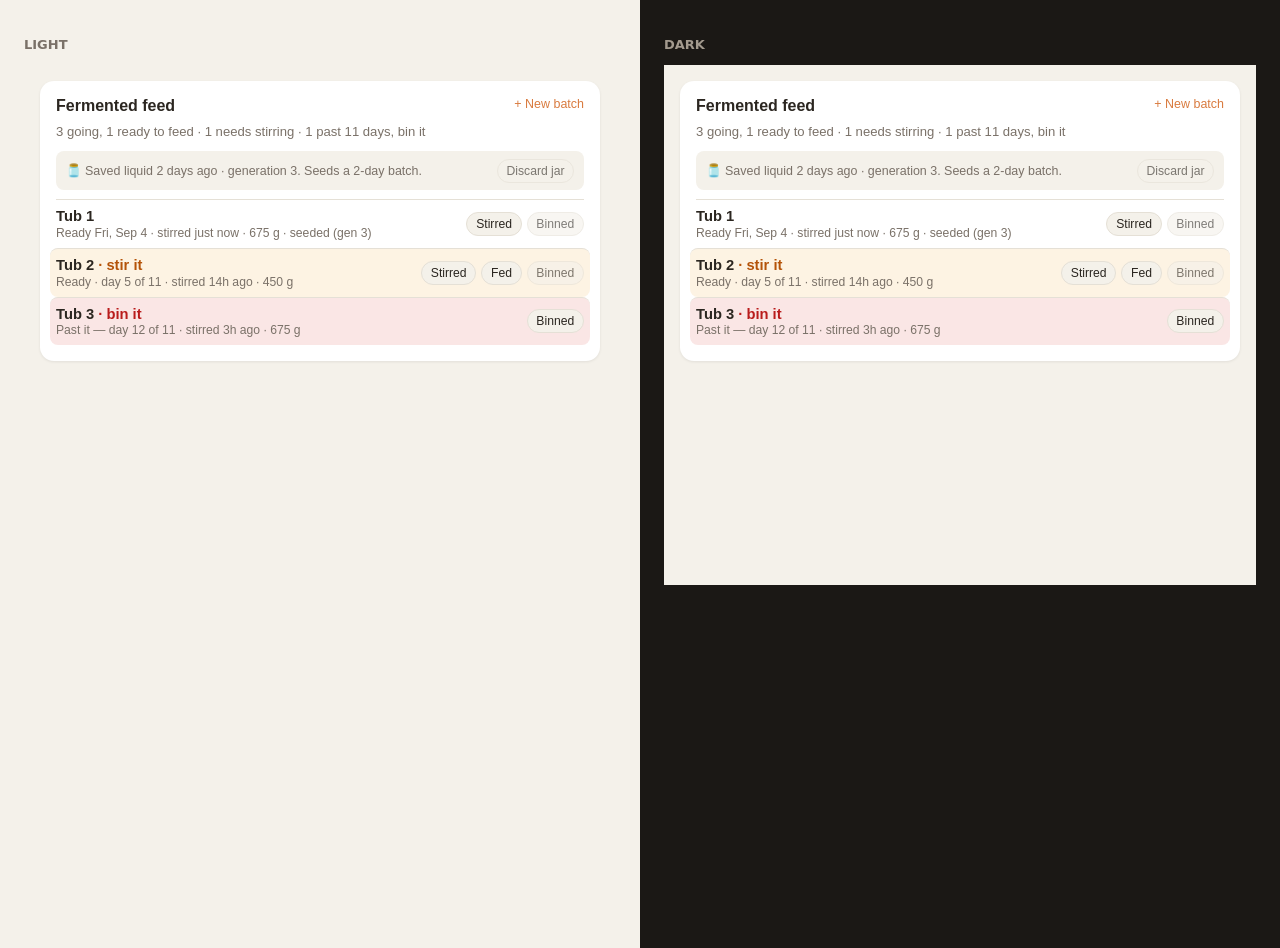
<file: coop-tracker/app/static/_preview.html>
<!doctype html><meta charset="utf-8">
<style>
body{margin:0;font:16px system-ui;display:flex}
.pane{flex:1;padding:1.5rem;min-height:100vh}
iframe{border:0;width:100%;height:520px}
</style>
<div class="pane" style="background:#f4f1ea"><h3 style="font:600 13px system-ui;color:#7a7168">LIGHT</h3><div id="l"></div></div>
<div class="pane" style="background:#1b1815"><h3 style="font:600 13px system-ui;color:#a39a8e">DARK</h3><div id="d"></div></div>
<script>
const card = `
<section class="ferment">
  <div class="ferment-header"><h2>Fermented feed</h2>
    <button class="link-btn">+ New batch</button></div>
  <p class="ferment-hint">3 going, 1 ready to feed · 1 needs stirring · 1 past 11 days, bin it</p>
  <div class="ferment-starter"><span class="ferment-starter-text">🫙 Saved liquid 2 days ago · generation 3. Seeds a 2-day batch.</span>
    <button class="btn-small btn-quiet">Discard jar</button></div>
  <div class="ferment-row"><div class="ferment-main"><span class="ferment-name">Tub 1</span>
    <span class="ferment-meta">Ready Fri, Sep 4 · stirred just now · 675 g · seeded (gen 3)</span></div>
    <div class="ferment-actions"><button class="btn-small">Stirred</button>
    <button class="btn-small btn-quiet">Binned</button></div></div>
  <div class="ferment-row stir-due"><div class="ferment-main"><span class="ferment-name">Tub 2</span>
    <span class="ferment-meta">Ready · day 5 of 11 · stirred 14h ago · 450 g</span></div>
    <div class="ferment-actions"><button class="btn-small">Stirred</button>
    <button class="btn-small">Fed</button><button class="btn-small btn-quiet">Binned</button></div></div>
  <div class="ferment-row batch-spent"><div class="ferment-main"><span class="ferment-name">Tub 3</span>
    <span class="ferment-meta">Past it — day 12 of 11 · stirred 3h ago · 675 g</span></div>
    <div class="ferment-actions"><button class="btn-small">Binned</button></div></div>
</section>`;
for (const [id, scheme] of [["l","light"],["d","dark"]]) {
  const f = document.createElement("iframe");
  f.style.colorScheme = scheme;
  document.getElementById(id).appendChild(f);
  f.contentDocument.open();
  f.contentDocument.write(`<meta name="color-scheme" content="${scheme}">
    <link rel="stylesheet" href="style.css">
    <body style="background:var(--bg);padding:1rem">${card}`);
  f.contentDocument.close();
}
</script>
</file>
<file: coop-tracker/app/static/style.css>
:root {
  --bg: #f4f1ea;
  --surface: #ffffff;
  --text: #2b2620;
  --text-muted: #7a7168;
  --border: #e5e0d6;
  --accent: #d97b3f;
  --accent-egg: #e0a83e;
  --accent-cleaning: #4f8a6d;
  --accent-feeding: #b0763a;
  --accent-sale: #3f9142;
  --accent-expense: #a4483d;
  --accent-used: #8a6bb0;
  --danger: #c0453a;
  /* 3% darker than the #3f9142 it was, same hue and saturation: the original
     landed at 3.93:1 on white, under the 4.5:1 body-text line. */
  /* Finance chart series. Validated against the light card (#fcfcfb):
     CVD ΔE 8.5, normal ΔE 17.3, all three above 3:1 contrast. */
  --chart-revenue: #389444;
  --chart-costs: #9f413c;
  --chart-net: #906aaf;
  --positive: #3a863d;
  --negative: #a4483d;
  --radius: 14px;
  --shadow: 0 1px 3px rgba(0, 0, 0, 0.08);
  /* Two "act on this today" states. Tokens rather than literals because the
     light-mode ink is unreadable on a dark surface and vice versa. */
  --warn-ink: #b45309;
  --warn-wash: rgba(240, 168, 58, 0.14);
  --spent-ink: #b91c1c;
  --spent-wash: rgba(220, 80, 70, 0.14);
}

@media (prefers-color-scheme: dark) {
  :root {
    --bg: #1b1815;
    --surface: #262220;
    --text: #f0ece4;
    --text-muted: #a39a8e;
    --border: #38322c;
    --shadow: 0 1px 3px rgba(0, 0, 0, 0.4);
    --warn-ink: #f0b357;
    --warn-wash: rgba(240, 168, 58, 0.16);
    --spent-ink: #f0938a;
    --spent-wash: rgba(220, 80, 70, 0.18);
    /* These three were defined only in :root, so a figure in the red kept its
       light-theme ink on a near-black card. Used as text (.stat-negative,
       .debug-fail, the danger links) and as status dots, both of which want
       lifting rather than darkening once the background goes dark. */
    --danger: #e8837a;
    --positive: #63b866;
    --negative: #e0897d;
    /* Their own steps for the dark card, not an automatic lightening: stepped
       until the set passed against #262220. The dark band plus the contrast
       floor leave less room than the light theme does, so the CVD separation
       lands at 6.2 rather than 8.5 — inside the floor band, which is why the
       costs line is dashed rather than only coloured. */
    --chart-revenue: #459646;
    --chart-costs: #ab4f5a;
    --chart-net: #856db6;
  }
}

* {
  box-sizing: border-box;
}

body {
  margin: 0;
  font-family: -apple-system, BlinkMacSystemFont, "Segoe UI", Roboto, sans-serif;
  background: var(--bg);
  color: var(--text);
  padding-bottom: calc(2rem + env(safe-area-inset-bottom));
}

.topbar {
  display: flex;
  align-items: center;
  gap: 0.5rem;
  padding: 1rem 1.25rem 0.5rem;
}

.topbar-icon {
  font-size: 1.5rem;
}

.topbar h1 {
  font-size: 1.25rem;
  margin: 0;
  flex: 1;
}

.topbar-icon-btn {
  border: none;
  background: none;
  font-size: 1.2rem;
  padding: 0.4rem;
  cursor: pointer;
  line-height: 1;
}

.ha-status-dot {
  width: 0.65rem;
  height: 0.65rem;
  border-radius: 50%;
  border: none;
  padding: 0;
  margin: 0 0.15rem;
  cursor: pointer;
  background: var(--text-muted);
  flex-shrink: 0;
}

.ha-status-dot.status-ok {
  background: var(--positive);
}

.ha-status-dot.status-error {
  background: var(--negative);
}

main {
  padding: 0 1rem;
  max-width: 480px;
  margin: 0 auto;
}

.summary {
  display: flex;
  gap: 0.75rem;
  margin-bottom: 0.75rem;
}

.stat {
  flex: 1;
  background: var(--surface);
  border-radius: var(--radius);
  box-shadow: var(--shadow);
  padding: 1rem;
  display: flex;
  flex-direction: column;
  align-items: center;
  text-align: center;
}

.stat-value {
  font-size: 2rem;
  font-weight: 700;
  color: var(--accent-egg);
}

.stat-label {
  font-size: 0.8rem;
  color: var(--text-muted);
  margin-top: 0.25rem;
}

.summary-secondary {
  margin-bottom: 1.25rem;
  /* Five money tiles do not fit across a phone. Wrapping puts them on two
     rows rather than squeezing "1187.00 kr" into a column too narrow to hold
     it — the figures are the point, and a figure broken across three lines is
     not one you can read at a glance. */
  flex-wrap: wrap;
}

.summary-secondary .stat-small { min-width: 6.5rem; }

.stat-small {
  flex: 1;
  background: var(--surface);
  border-radius: var(--radius);
  box-shadow: var(--shadow);
  padding: 0.75rem 1rem;
  display: flex;
  flex-direction: column;
}

.stat-small-label {
  font-size: 0.75rem;
  color: var(--text-muted);
}

.stat-small-value {
  font-size: 0.95rem;
  font-weight: 600;
  margin-top: 0.15rem;
}

.stat-positive { color: var(--positive); }
.stat-negative { color: var(--negative); }

.finances-header {
  display: flex;
  align-items: center;
  justify-content: space-between;
  margin-bottom: 0.5rem;
}

.finances-header h2 {
  font-size: 1rem;
  margin: 0;
}

.month-nav {
  display: flex;
  align-items: center;
  gap: 0.5rem;
}

.month-nav-btn {
  border: none;
  background: var(--surface);
  box-shadow: var(--shadow);
  color: var(--text);
  width: 1.75rem;
  height: 1.75rem;
  border-radius: 50%;
  font-size: 1rem;
  line-height: 1;
  cursor: pointer;
}

.month-nav-btn:disabled {
  opacity: 0.35;
  cursor: default;
}

.month-nav-label {
  font-size: 0.85rem;
  color: var(--text-muted);
  min-width: 6.5rem;
  text-align: center;
}

.finances-total-label {
  font-size: 0.75rem;
  color: var(--text-muted);
  margin: 0 0 0.4rem 0.1rem;
}

.finances-savings-note {
  font-size: 0.75rem;
  margin: -0.25rem 0 1rem;
}

.quick-actions {
  display: grid;
  grid-template-columns: repeat(3, 1fr);
  gap: 0.75rem;
  margin-bottom: 1.5rem;
}

.action-btn {
  border: none;
  border-radius: var(--radius);
  padding: 1.1rem 0.5rem;
  display: flex;
  flex-direction: column;
  align-items: center;
  gap: 0.4rem;
  font-size: 0.85rem;
  font-weight: 600;
  color: #fff;
  box-shadow: var(--shadow);
  cursor: pointer;
  -webkit-tap-highlight-color: transparent;
}

.action-btn:active {
  transform: scale(0.96);
}

.action-icon {
  font-size: 1.6rem;
}

.action-egg { background: var(--accent-egg); }
.action-cleaning { background: var(--accent-cleaning); }
.action-feeding { background: var(--accent-feeding); }
.action-sale { background: var(--accent-sale); }
.action-expense { background: var(--accent-expense); }
.action-used { background: var(--accent-used); }

.history-header {
  display: flex;
  align-items: center;
  justify-content: space-between;
  margin-bottom: 0.5rem;
}

.history-header h2 {
  font-size: 1rem;
  margin: 0;
}

#history-filter,
#trends-range,
#daily-eggs-range {
  border: 1px solid var(--border);
  background: var(--surface);
  color: var(--text);
  border-radius: 8px;
  padding: 0.3rem 0.5rem;
  font-size: 0.85rem;
}

#history-list {
  list-style: none;
  margin: 0;
  padding: 0;
  display: flex;
  flex-direction: column;
  gap: 0.5rem;
}

.history-item {
  background: var(--surface);
  border-radius: 10px;
  box-shadow: var(--shadow);
  padding: 0.65rem 0.85rem;
  display: flex;
  align-items: center;
  gap: 0.65rem;
}

.history-item .icon {
  font-size: 1.2rem;
}

.history-item .details {
  flex: 1;
  min-width: 0;
}

.history-item .title {
  font-size: 0.9rem;
  font-weight: 600;
}

.history-item .meta {
  font-size: 0.75rem;
  color: var(--text-muted);
}

.history-item .delete-btn {
  border: none;
  background: none;
  color: var(--danger);
  font-size: 1rem;
  padding: 0.25rem 0.4rem;
  cursor: pointer;
}

.empty-state {
  text-align: center;
  color: var(--text-muted);
  font-size: 0.85rem;
  padding: 1.5rem 0;
}

.sheet-backdrop {
  position: fixed;
  inset: 0;
  background: rgba(0, 0, 0, 0.45);
  display: none;
  align-items: flex-end;
  z-index: 10;
}

.sheet-backdrop.open {
  display: flex;
}

.sheet {
  background: var(--surface);
  width: 100%;
  border-radius: 18px 18px 0 0;
  padding: 1.25rem;
  padding-bottom: max(1.25rem, env(safe-area-inset-bottom));
  /* a sheet taller than the screen (e.g. My Flock with several chickens)
     must scroll internally instead of overflowing past the top edge;
     dvh accounts for mobile browser chrome, vh is the fallback */
  max-height: 90vh;
  max-height: 90dvh;
  overflow-y: auto;
}

.sheet h2 {
  margin-top: 0;
  font-size: 1.1rem;
}

.field {
  margin-bottom: 0.9rem;
}

.field label {
  display: block;
  font-size: 0.8rem;
  color: var(--text-muted);
  margin-bottom: 0.3rem;
}

.field input,
.field select,
.field textarea {
  width: 100%;
  border: 1px solid var(--border);
  background: var(--bg);
  color: var(--text);
  border-radius: 10px;
  padding: 0.6rem 0.7rem;
  font-size: 1rem;
}

.field textarea {
  resize: vertical;
  min-height: 3rem;
}

.field-checkbox {
  display: flex;
  align-items: center;
  gap: 0.5rem;
  font-size: 0.9rem;
  margin-bottom: 0.9rem;
}

.field-checkbox input {
  width: 1.1rem;
  height: 1.1rem;
}

.feeding-stats-hint {
  font-size: 0.78rem;
  color: var(--text-muted);
  margin: -0.5rem 0 0.9rem;
}

.field-label-row {
  display: flex;
  align-items: baseline;
  justify-content: space-between;
}

.link-btn {
  border: none;
  background: none;
  color: var(--accent);
  font-size: 0.78rem;
  cursor: pointer;
  padding: 0;
  margin-bottom: 0.3rem;
}

.food-type-manager {
  background: var(--bg);
  border: 1px solid var(--border);
  border-radius: 10px;
  padding: 0.6rem 0.7rem;
  margin: -0.4rem 0 0.9rem;
}

.food-type-manager-list {
  list-style: none;
  margin: 0 0 0.5rem;
  padding: 0;
  max-height: 8rem;
  overflow-y: auto;
}

.food-type-manager-list li {
  display: flex;
  align-items: center;
  justify-content: space-between;
  font-size: 0.85rem;
  padding: 0.3rem 0;
  border-bottom: 1px solid var(--border);
}

.food-type-manager-list li:last-child {
  border-bottom: none;
}

.food-type-delete-btn {
  border: none;
  background: none;
  color: var(--danger);
  font-size: 0.9rem;
  padding: 0.2rem 0.4rem;
  cursor: pointer;
}

.food-type-manager-add {
  display: flex;
  gap: 0.5rem;
}

.food-type-manager-add input {
  flex: 1;
  border: 1px solid var(--border);
  background: var(--surface);
  color: var(--text);
  border-radius: 8px;
  padding: 0.4rem 0.6rem;
  font-size: 0.85rem;
}

.food-type-manager-add button {
  border: none;
  border-radius: 8px;
  background: var(--accent);
  color: #fff;
  padding: 0.4rem 0.8rem;
  font-size: 0.85rem;
  cursor: pointer;
}

.chicken-list {
  list-style: none;
  margin: 0 0 0.75rem;
  padding: 0;
  display: flex;
  flex-direction: column;
  gap: 0.4rem;
}

.chicken-item {
  background: var(--bg);
  border-radius: 10px;
  padding: 0.5rem 0.75rem;
  display: flex;
  align-items: center;
  gap: 0.6rem;
  cursor: pointer;
}

.chicken-item .details {
  flex: 1;
  min-width: 0;
}

.chicken-item .title {
  font-size: 0.9rem;
  font-weight: 600;
}

.chicken-item .meta {
  font-size: 0.75rem;
  color: var(--text-muted);
}

.chicken-avatar {
  width: 2.25rem;
  height: 2.25rem;
  border-radius: 50%;
  object-fit: cover;
  flex-shrink: 0;
}

img.chicken-avatar {
  cursor: zoom-in;
}

.photo-lightbox {
  position: fixed;
  inset: 0;
  z-index: 1000;
  display: flex;
  flex-direction: column;
  align-items: center;
  justify-content: center;
  gap: 0.75rem;
  padding: 1.5rem;
  background: rgba(0, 0, 0, 0.85);
  cursor: zoom-out;
}

.photo-lightbox[hidden] {
  display: none;
}

.photo-lightbox img {
  max-width: 100%;
  max-height: 85vh;
  border-radius: 12px;
  object-fit: contain;
}

.photo-lightbox-caption {
  color: #fff;
  font-size: 0.9rem;
  font-weight: 600;
}

.chicken-avatar-placeholder {
  display: flex;
  align-items: center;
  justify-content: center;
  background: var(--surface);
  font-size: 1.1rem;
}

.chicken-photo-preview {
  width: 5rem;
  height: 5rem;
  border-radius: 10px;
  object-fit: cover;
  display: block;
  margin-bottom: 0.4rem;
}

.chicken-form {
  background: var(--bg);
  border: 1px solid var(--border);
  border-radius: 10px;
  padding: 0.75rem 0.75rem 0.25rem;
  margin-bottom: 0.9rem;
}

.flock-breeds-row {
  margin-top: 1.25rem;
}

.breed-list {
  list-style: none;
  margin: 0 0 0.5rem;
  padding: 0;
  max-height: 8rem;
  overflow-y: auto;
}

.breed-list li {
  display: flex;
  align-items: center;
  justify-content: space-between;
  font-size: 0.85rem;
  padding: 0.3rem 0;
  border-bottom: 1px solid var(--border);
}

.breed-list li:last-child {
  border-bottom: none;
}

.breed-annual-eggs {
  color: var(--text-muted);
  font-size: 0.78rem;
}

.breed-add-row {
  display: flex;
  gap: 0.5rem;
  margin-bottom: 0.5rem;
}

.breed-add-row input {
  border: 1px solid var(--border);
  background: var(--surface);
  color: var(--text);
  border-radius: 8px;
  padding: 0.4rem 0.6rem;
  font-size: 0.85rem;
}

.breed-add-row input:first-child {
  flex: 1;
}

.breed-add-row input:nth-child(2) {
  width: 5rem;
}

.breed-add-row button {
  border: none;
  border-radius: 8px;
  background: var(--accent);
  color: #fff;
  padding: 0.4rem 0.8rem;
  font-size: 0.85rem;
  cursor: pointer;
}

.stepper {
  display: flex;
  align-items: center;
  gap: 0.75rem;
}

.stepper button {
  width: 2.5rem;
  height: 2.5rem;
  border-radius: 50%;
  border: none;
  background: var(--accent-egg);
  color: #fff;
  font-size: 1.3rem;
  cursor: pointer;
}

.stepper span {
  font-size: 1.3rem;
  font-weight: 700;
  min-width: 2ch;
  text-align: center;
}

.sheet-actions {
  display: flex;
  gap: 0.75rem;
  margin-top: 0.5rem;
}

.btn-primary,
.btn-secondary {
  flex: 1;
  border: none;
  border-radius: 10px;
  padding: 0.75rem;
  font-size: 0.95rem;
  font-weight: 600;
  cursor: pointer;
}

.btn-primary {
  background: var(--accent);
  color: #fff;
}

.btn-secondary {
  background: var(--border);
  color: var(--text);
}

.sheet-subtext {
  font-size: 0.85rem;
  color: var(--text-muted);
  margin-top: 0;
}

.sheet-link-btn {
  display: block;
  width: 100%;
  text-align: center;
  text-decoration: none;
  box-sizing: border-box;
  margin-bottom: 1rem;
}

.notify-services-list {
  list-style: none;
  margin: 0;
  padding: 0;
  display: flex;
  flex-direction: column;
  gap: 0.3rem;
}

.notify-services-list li {
  font-size: 0.85rem;
  background: var(--bg);
  border-radius: 8px;
  padding: 0.4rem 0.6rem;
}

.notify-services-empty {
  color: var(--text-muted);
  font-size: 0.85rem;
}

.debug-toggle {
  font-size: 0.8rem;
  color: var(--text-muted);
  cursor: pointer;
  margin-bottom: 0.5rem;
  user-select: none;
}

.debug-list {
  font-size: 0.78rem;
  background: var(--bg);
  border-radius: 10px;
  padding: 0.6rem 0.75rem;
  margin: 0 0 1rem;
  display: grid;
  grid-template-columns: auto 1fr;
  gap: 0.25rem 0.75rem;
}

.debug-list dt {
  color: var(--text-muted);
  white-space: nowrap;
}

.debug-list dd {
  margin: 0;
  word-break: break-word;
}

.debug-ok { color: var(--positive); }
.debug-fail { color: var(--negative); }

/* Sticky rather than fixed: it sits in the flow directly under the topbar, so
   the title scrolls away and the tabs stay. Fixed would need the page to
   reserve a gap the exact height of the bar, which is a number that goes stale
   the first time a label wraps. */
.tabbar {
  position: sticky;
  top: 0;
  display: flex;
  background: var(--surface);
  border-bottom: 1px solid var(--border);
  padding: 0.4rem 0;
  margin-bottom: 0.5rem;
  z-index: 5;
}

.tabbar-btn {
  flex: 1;
  border: none;
  background: none;
  color: var(--text-muted);
  display: flex;
  flex-direction: column;
  align-items: center;
  gap: 0.15rem;
  font-size: 0.7rem;
  padding: 0.3rem 0;
  cursor: pointer;
}

.tabbar-icon {
  font-size: 1.25rem;
}

.tabbar-btn.active {
  color: var(--accent);
}

.trends-legend {
  display: flex;
  gap: 1rem;
  margin-bottom: 0.75rem;
  font-size: 0.8rem;
  color: var(--text-muted);
}

.trends-legend-item {
  display: flex;
  align-items: center;
  gap: 0.35rem;
}

.trends-swatch {
  width: 0.9rem;
  height: 2px;
  border-radius: 1px;
  display: inline-block;
}

/* The finance chart's three series get their own tokens rather than borrowing
   the action colours directly.
   
   They start from them — these are recognisably the Log Sale green and the Log
   Expense red, within ΔE 4 of them — but each was stepped until the set passed
   the contrast, lightness-band and colour-blindness checks against both
   surfaces. Borrowing the action colours unchanged failed twice: the pair sat
   at a deuteranope separation of 6.0, and on the dark card the expense red came
   out at 2.68:1 contrast, the same "light-theme ink on a near-black card"
   problem --positive and --negative had above.
   
   Net is purple rather than the app accent. The accent is an orange sitting
   right beside the expense red — legible to most readers, and the two lines
   were genuinely hard to tell apart on screen. */
.trends-swatch-revenue { background: var(--chart-revenue); }
/* Dashed, not solid. Green against red is the one pair that cannot be fixed by
   choosing better steps — lightening them for the dark theme drops the
   separation to ΔE 2 — so the line style carries the identity for a reader who
   cannot use the hue, and the swatch shows the dash so the legend teaches it. */
.trends-swatch-costs {
  background: none;
  border-top: 3px dashed var(--chart-costs);
  align-self: center;
  height: 0;
}
.trends-swatch-net { background: var(--chart-net); }
/* The bar chart's own swatches. Blocks rather than rules, because that is what
   the chart draws — and no dash on the costs one: there, position carries the
   identity that the dash carries on the line chart. Revenue sits above the zero
   line and costs below it, which separates them for a reader who cannot use the
   green/red hue more firmly than any line style could. */
.trends-swatch-block {
  height: 0.7rem;
  width: 0.7rem;
  border-radius: 2px;
  border-top: 0;
  align-self: center;
  background: var(--chart-revenue);
}
.trends-swatch-block.trends-swatch-costs { background: var(--chart-costs); }
/* Zero is a rule, not a gridline: on a chart that crosses it, it is the line
   the reader is actually asking about. */
.chart-zero-line { stroke: var(--text-muted); stroke-width: 1; stroke-opacity: 0.55; }
.finance-chart-head { margin-top: 1.5rem; }
.trends-swatch-collected { background: var(--accent-egg); }
.trends-swatch-sold { background: var(--accent-sale); }
.trends-swatch-used { background: var(--accent-used); }
.trends-swatch-forecast {
  background: none;
  height: 0;
  border-top: 2px dashed var(--accent-egg);
  opacity: 0.7;
}
.trends-swatch-range {
  background: var(--accent-egg);
  opacity: 0.25;
  height: 0.6rem;
  border-radius: 2px;
}

.trends-chart-wrap {
  position: relative;
  background: var(--surface);
  border-radius: var(--radius);
  box-shadow: var(--shadow);
  padding: 1rem 0.75rem 0.5rem;
  margin-bottom: 1rem;
}

.trends-chart-wrap svg {
  width: 100%;
  height: auto;
  display: block;
}

.trends-expand-btn {
  position: absolute;
  top: 0.5rem;
  right: 0.5rem;
  border: none;
  background: var(--bg);
  color: var(--text-muted);
  width: 1.75rem;
  height: 1.75rem;
  border-radius: 50%;
  font-size: 0.95rem;
  line-height: 1;
  cursor: pointer;
  box-shadow: var(--shadow);
  z-index: 1;
}

.trends-chart-wrap.is-fullscreen {
  position: fixed;
  inset: 0;
  z-index: 8;
  margin: 0;
  border-radius: 0;
  box-shadow: none;
  display: flex;
  align-items: center;
  justify-content: center;
  padding: 2.5rem 1rem 1rem;
}

.trends-chart-wrap.is-fullscreen svg {
  width: 100%;
  max-height: 80vh;
}

.trends-bar-label {
  font-size: 6px;
  fill: var(--text-muted);
}

.trends-bar-label-forecast {
  fill: var(--text-muted);
  opacity: 0.7;
}

/* The y axis. Gridlines sit behind the data and must stay behind it visually
   too — a line as strong as the series competes with it for the eye. */
.chart-grid-line {
  stroke: var(--border);
  stroke-width: 0.5;
}

.chart-axis-value {
  font-size: 6px;
  fill: var(--text-muted);
}

/* Invisible, but it has to be a fill the browser will hit-test — `none` is not
   hoverable, so the tooltip would never appear. */
.chart-hit { fill: transparent; cursor: pointer; }

/* One egg per hen per day, drawn as a ceiling. It turns the chart from a
   number into a proportion: four from five hens reads very differently once
   you can see where five is. */
.chart-ceiling {
  stroke: var(--text-muted);
  stroke-width: 0.6;
  stroke-dasharray: 3 2;
  opacity: 0.7;
}
.chart-ceiling-label { font-size: 5.5px; fill: var(--text-muted); opacity: 0.8; }

/* A day whose rate is above that ceiling. Ringed, not hidden and not clamped:
   the figure is what the collections say, and what is wrong is the assumption
   that each visit emptied the nest. */
.egg-impossible {
  fill: none;
  stroke: var(--danger, #c0453a);
  stroke-width: 1.4;
}

.trends-forecast-caption {
  font-size: 0.75rem;
  color: var(--text-muted);
  margin: -0.5rem 0 1rem;
}

.trends-row-forecast td {
  font-style: italic;
  color: var(--text-muted);
}

.trends-table {
  width: 100%;
  border-collapse: collapse;
  font-size: 0.8rem;
  margin-bottom: 1.5rem;
}

.trends-table th,
.trends-table td {
  text-align: right;
  padding: 0.4rem 0.3rem;
  border-bottom: 1px solid var(--border);
}

.trends-table th:first-child,
.trends-table td:first-child {
  text-align: left;
  color: var(--text-muted);
}

/* A titled chart block under the main trends chart. Named for what it is
   rather than for the first thing that used it: the rules were only ever
   heading sizing, and there is a money chart in here now too. */
.chart-section h2 {
  font-size: 1rem;
  margin: 0 0 0.5rem;
}

.chart-section .finances-header h2 {
  margin: 0;
}

/* Its own line inside the cell rather than "(9 days)" alongside the
   rate — the table is already 6 columns wide on a phone. */
.eggs-per-day-coverage {
  display: block;
  font-size: 0.7em;
  color: var(--text-muted);
  opacity: 0.8;
}

.eggs-per-day-thin {
  font-style: italic;
  color: var(--text-muted);
}

.feeding-stats-summary h2 {
  font-size: 1rem;
  margin: 0 0 0.25rem;
}

.advanced-forecast {
  margin-top: 1rem;
}

.advanced-forecast summary {
  font-size: 1rem;
  font-weight: 600;
  cursor: pointer;
  color: var(--text-muted);
}

.advanced-forecast[open] summary {
  color: var(--text);
  margin-bottom: 0.5rem;
}

.egg-vision-canvas-wrap {
  position: relative;
  width: 100%;
  margin-bottom: 0.6rem;
  border-radius: var(--radius);
  overflow: hidden;
  background: #000; /* letterbox behind the photo while it loads */
  touch-action: none;
}

.egg-vision-canvas-wrap img {
  display: block;
  width: 100%;
  height: auto;
}

#egg-vision-overlay {
  position: absolute;
  top: 0;
  left: 0;
  width: 100%;
  height: 100%;
  touch-action: none;
  cursor: grab;
}

.egg-sizes-readout {
  margin: 0;
  font-size: 0.9rem;
  color: var(--text-muted);
}

.egg-vision-chips {
  display: flex;
  flex-wrap: wrap;
  gap: 0.4rem;
  margin-bottom: 0.6rem;
}

.egg-chip {
  display: inline-flex;
  align-items: center;
  gap: 0.3rem;
  padding: 0.25rem 0.5rem;
  border-radius: 999px;
  color: #fff;
  font-size: 0.8rem;
  font-weight: 600;
}

.egg-chip-remove {
  border: none;
  background: none;
  color: #fff;
  opacity: 0.85;
  font-size: 0.75rem;
  cursor: pointer;
  padding: 0;
  line-height: 1;
}

/* Training-photo gallery (inspect / edit / exclude stored samples) */
.sheet-full {
  max-height: 92vh;
  max-height: 92dvh;
}

.training-gallery {
  display: grid;
  grid-template-columns: repeat(auto-fill, minmax(9rem, 1fr));
  gap: 0.75rem;
  margin: 0.5rem 0 1rem;
}

.training-nudge {
  display: flex;
  align-items: center;
  justify-content: space-between;
  gap: 0.75rem;
  flex-wrap: wrap;
  padding: 0.6rem 0.75rem;
  margin: 0.25rem 0 0.75rem;
  border-radius: 10px;
  border: 1px solid var(--accent, #c9a227);
  background: rgba(201, 162, 39, 0.12);
  font-size: 0.82rem;
}

.training-nudge button {
  flex-shrink: 0;
}

.training-photo {
  position: relative;
  margin: 0;
  border: 1px solid var(--border);
  border-radius: 10px;
  overflow: hidden;
  /* --surface-2 was never defined either, so this was always the 4% white
     fallback: invisible on the light theme, where it was meant to read as a
     recessed tile. --bg sits behind the card in both themes and does. */
  background: var(--bg);
  display: flex;
  flex-direction: column;
}

.training-photo.excluded {
  opacity: 0.55;
}

.training-photo.excluded img {
  filter: grayscale(1);
}

.training-photo-badge {
  position: absolute;
  top: 0.4rem;
  left: 0.4rem;
  padding: 0.1rem 0.4rem;
  border-radius: 6px;
  font-size: 0.68rem;
  font-weight: 600;
  color: #fff;
  background: rgba(0, 0, 0, 0.65);
}

.training-photo img {
  width: 100%;
  aspect-ratio: 4 / 3;
  object-fit: cover;
  display: block;
}

.training-photo figcaption {
  padding: 0.4rem 0.5rem 0.15rem;
  font-size: 0.78rem;
  line-height: 1.25;
}

.training-photo-meta {
  opacity: 0.6;
  font-size: 0.72rem;
}

.training-photo-actions {
  display: flex;
  justify-content: space-between;
  gap: 0.5rem;
  padding: 0.15rem 0.5rem 0.5rem;
}

/* --- Fermented feed ------------------------------------------------------
   Only the states that need acting on today get a colour; everything else is
   the same surface as any other card. This block shipped in 1.45.0 painting
   itself with a --card token this stylesheet has never defined — so the
   card fell back to white and drew the dark theme's near-white text on it.
   Every colour below comes from a token that both themes define. */
.ferment { background: var(--surface); color: var(--text);
  border-radius: var(--radius); padding: 1rem; margin-bottom: 1rem;
  box-shadow: var(--shadow); }
.ferment-header { display: flex; align-items: center; justify-content: space-between;
  margin-bottom: 0.4rem; }
.ferment-header h2 { font-size: 1rem; margin: 0; }
.ferment-hint { font-size: 0.82rem; color: var(--text-muted); margin: 0 0 0.6rem;
  line-height: 1.5; }
.ferment-row { display: flex; align-items: center; justify-content: space-between;
  gap: 0.6rem; padding: 0.5rem 0; border-top: 1px solid var(--border); }
.ferment-row:first-child { border-top: none; }
.ferment-main { display: flex; flex-direction: column; gap: 0.1rem; min-width: 0; }
.ferment-name { font-weight: 600; font-size: 0.92rem; }
.ferment-meta { font-size: 0.76rem; color: var(--text-muted); }
.ferment-actions { display: flex; gap: 0.3rem; flex-shrink: 0; }
/* The jar of saved brine. Quieter than a batch row: it is a standing fact
   rather than a thing to do, until it goes stale and earns the warning. */
/* Recently closed tubs, with the way back. Quiet: this is a safety net, not
   part of the daily rhythm, and it should not compete with the tubs that are
   actually going. */
.ferment-closed { margin-top: 0.6rem; }
.ferment-closed-row {
  display: flex; align-items: center; gap: 0.6rem;
  padding: 0.3rem 0.1rem; font-size: 0.8rem; color: var(--text-muted);
}
.ferment-closed-text { flex: 1; min-width: 0; }
.ferment-starter { display: flex; align-items: center; flex-wrap: wrap; gap: 0.4rem;
  font-size: 0.78rem; padding: 0.45rem 0.6rem; margin-bottom: 0.6rem;
  border-radius: 8px; background: var(--bg); }
.ferment-starter-text { color: var(--text-muted); }
.ferment-starter .btn-small { margin-left: auto; }
.ferment-warn { color: var(--warn-ink); font-weight: 600; flex-basis: 100%; }
.starter-stale { background: var(--warn-wash); }

/* A tonic nobody has given for days. Coloured on the same rule as the rest of
   this card — act on it today — and no other tonic state gets a colour, since
   "due" on a weekly rhythm is not an emergency. */
.tonic-overdue { background: var(--warn-wash); border-radius: 8px;
  margin: 0 -0.4rem; padding-left: 0.4rem; padding-right: 0.4rem; }
/* A tonic row is a <details>: open while it wants doing, folded once it is
   done. Not .ferment-row — that is shared with the ferment batches, and
   :first-child there would match every <summary> and take the dividing line
   off every row. */
.tonic-row { border-top: 1px solid var(--border); }
.tonic-row:first-child { border-top: none; }
.tonic-summary { display: flex; align-items: center; justify-content: space-between;
  gap: 0.6rem; padding: 0.5rem 0; cursor: pointer; list-style: none; }
/* Both spellings: WebKit still wants its own, and without either the browser
   draws a triangle in the middle of a flex row. */
.tonic-summary::-webkit-details-marker { display: none; }
.tonic-summary::marker { content: ""; }
/* The keeper's own marker, on the name, so a folded row looks openable. It
   turns rather than swapping glyph — the same row, not a different one. */
.tonic-row .ferment-name::before { content: "▸"; display: inline-block;
  width: 0.9em; color: var(--text-muted); font-size: 0.85em;
  transition: transform 0.12s ease; }
.tonic-row[open] .ferment-name::before { transform: rotate(90deg); }
.tonic-body { padding: 0 0 0.5rem 0.9em; }
.tonic-dose { display: block; font-size: 0.76rem; color: var(--text-muted);
  margin-top: 0.15rem; }
.tonic-notes { font-size: 0.74rem; color: var(--text-muted); margin-top: 0.2rem; }
.tonic-notes summary { cursor: pointer; }
.tonic-notes p { margin: 0.3rem 0 0; line-height: 1.45; }
/* Stated on the card, not in the docs. A tidy schedule quietly implies the
   flock's health is handled; that implication is what needs answering. */
.tonic-caveat { font-size: 0.76rem; color: var(--text-muted); font-style: italic;
  margin: 0.7rem 0 0; padding-top: 0.6rem; border-top: 1px solid var(--border); }

/* When a batch was stirred. Opened on demand under its row rather than shown
   with the card: a week of twice-daily stirs is fourteen lines nobody is
   reading until they ask. */
.stir-log { margin-top: 0.4rem; padding-left: 0.2rem;
  border-left: 2px solid var(--border); }
.stir-log-head { font-size: 0.74rem; color: var(--text-muted);
  padding: 0.15rem 0 0.25rem 0.5rem; }
.stir-row { display: flex; justify-content: space-between; gap: 0.6rem;
  font-size: 0.74rem; padding: 0.12rem 0 0.12rem 0.5rem; color: var(--text-muted); }
.stir-gap { font-variant-numeric: tabular-nums; }
/* The gaps that were nearly a problem — which is what somebody scanning this
   list is actually looking for. */
.stir-late { color: var(--warn-ink); font-weight: 600; }

/* Overdue for a stir — one of the two states that needs acting on today. */
.stir-due { background: var(--warn-wash); border-radius: 8px;
  margin: 0 -0.4rem; padding-left: 0.4rem; padding-right: 0.4rem; }
.stir-due .ferment-name::after { content: " · stir it"; color: var(--warn-ink);
  font-weight: 700; }
/* Past the feeding window. Coloured for the same reason as an overdue stir —
   it needs acting on today — but red rather than amber, because the action is
   throw it away rather than go and fix it. Wins over stir-due when both apply:
   there is no point stirring something you are about to bin. */
.batch-spent { background: var(--spent-wash); border-radius: 8px;
  margin: 0 -0.4rem; padding-left: 0.4rem; padding-right: 0.4rem; }
.batch-spent .ferment-name::after { content: " · bin it"; color: var(--spent-ink);
  font-weight: 700; }
.batch-spent.stir-due .ferment-name::after { content: " · bin it"; }
.btn-small { font: inherit; font-size: 0.76rem; padding: 0.25rem 0.55rem; cursor: pointer;
  border-radius: 999px; border: 1px solid var(--border);
  background: var(--bg); color: inherit; }
.btn-quiet { opacity: 0.6; }


/* --- chart tooltip ---------------------------------------------------------
   The browser's own <title> tooltip waits about a second, is styled by the OS
   and does nothing on a touchscreen, so these charts carry their own. */
.chart-tip {
  position: fixed;
  z-index: 20;
  pointer-events: none;
  max-width: 15rem;
  padding: 0.35rem 0.55rem;
  border-radius: 8px;
  font-size: 0.76rem;
  line-height: 1.35;
  white-space: pre-line;
  background: var(--surface);
  color: var(--text);
  border: 1px solid var(--border);
  box-shadow: var(--shadow);
}

/* The point being read. The hit circle is transparent and much larger than the
   marker, so this rings the spot rather than filling it. */
/* Only the points that answer a drill-down invite the click. */
.chart-hit.is-drillable { cursor: pointer; }

.chart-hit.is-on {
  stroke: var(--text-muted);
  stroke-width: 1;
  fill: rgba(128, 128, 128, 0.18);
}

/* --- one day's entries ------------------------------------------------------ */
.day-rate { font-size: 1.4rem; margin: 0 0 0.2rem; }
.day-warn {
  font-size: 0.82rem; line-height: 1.5;
  color: var(--warn-ink); background: var(--warn-wash);
  border-radius: 8px; padding: 0.5rem 0.6rem; margin: 0.6rem 0;
}
.day-entries { list-style: none; margin: 0.3rem 0 0.8rem; padding: 0; }
.day-entries li {
  display: flex; align-items: baseline; gap: 0.5rem; flex-wrap: wrap;
  padding: 0.35rem 0; border-top: 1px solid var(--border); font-size: 0.86rem;
}
.day-entries li:first-child { border-top: none; }
.day-entry-what { font-weight: 600; }
.day-entry-when { color: var(--text-muted); font-size: 0.78rem; }
.day-entry-note { flex-basis: 100%; color: var(--text-muted); font-size: 0.78rem; }

/* --- scanning a receipt ----------------------------------------------------
   Above the fields it fills in, and quiet: it is a shortcut past typing, not
   the main way to log an expense. */
.receipt-scan { display: block; }
.receipt-note { font-size: 0.8rem; margin: 0.45rem 0 0; line-height: 1.45; }
.receipt-ok { color: var(--text-muted); }
.receipt-warn { color: var(--warn-ink); }
.receipt-choices {
  display: flex; align-items: center; flex-wrap: wrap;
  gap: 0.35rem; margin-top: 0.5rem;
}
.receipt-choices-label { font-size: 0.78rem; color: var(--text-muted); }
.chip {
  font: inherit; font-size: 0.78rem; padding: 0.2rem 0.55rem; cursor: pointer;
  border-radius: 999px; border: 1px solid var(--border);
  background: var(--bg); color: inherit;
}
</file>
